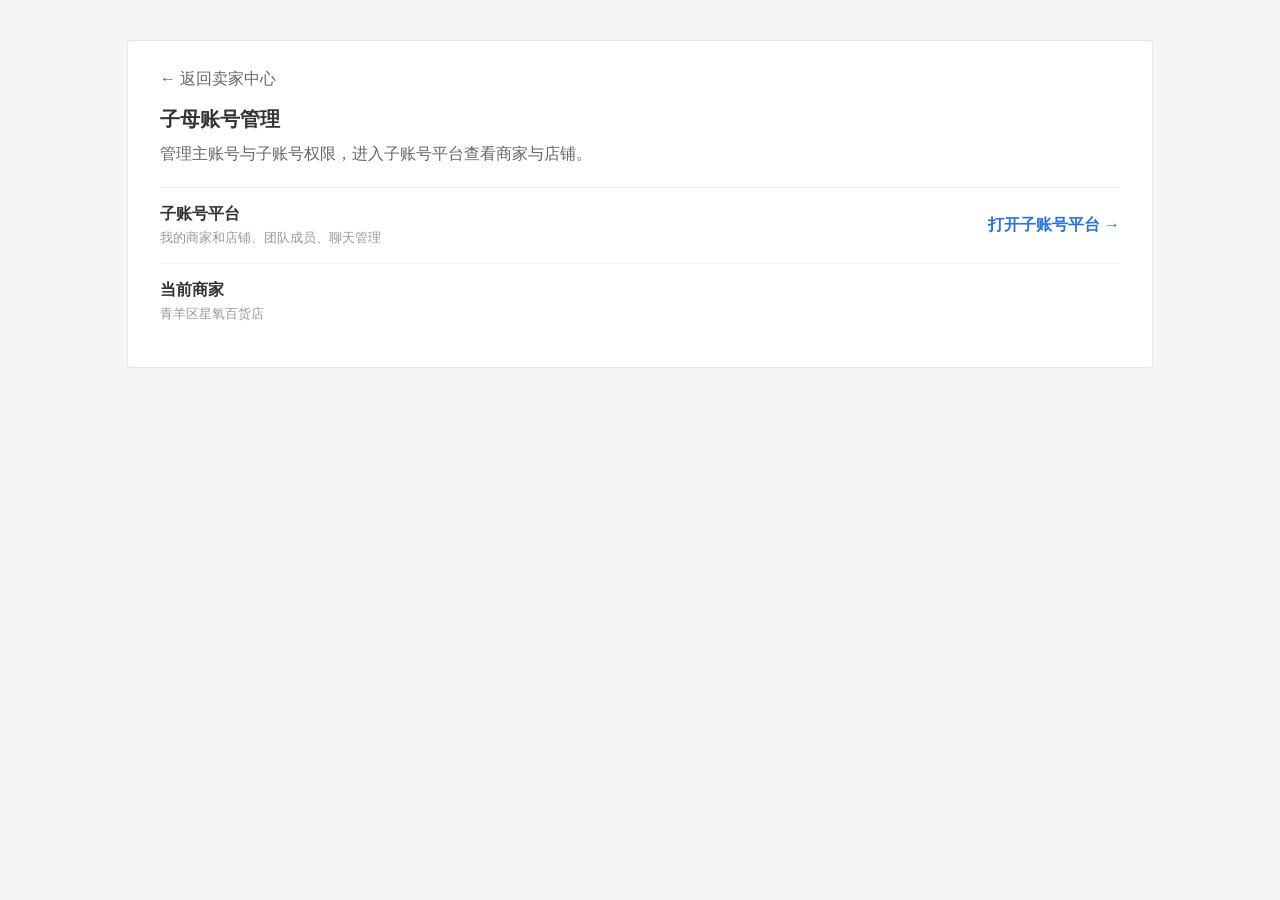
<file: cf-pages/settings/subaccount.html>
<!DOCTYPE html>
<html lang="zh-CN">
<head>
  <meta charset="UTF-8" />
  <meta name="viewport" content="width=device-width, initial-scale=1" />
  <title>子母账号管理 | Shopee卖家中心</title>
  <link rel="icon" href="https://deo.shopeesz.com/shopee/shopee-seller-live-sg/mmf_portal_seller_root_dir/shopee/favicon.ico" />
  <style>
    body {
      margin: 0;
      font-family: "Helvetica Neue", Helvetica, "PingFang SC", "Microsoft YaHei", Arial, sans-serif;
      background: #f5f5f5;
      color: #333;
    }
    .wrap {
      max-width: 960px;
      margin: 40px auto;
      background: #fff;
      border: 1px solid #e5e5e5;
      border-radius: 4px;
      padding: 28px 32px;
    }
    h1 { font-size: 20px; margin: 0 0 8px; }
    p { color: #666; margin: 0 0 20px; line-height: 1.6; }
    .row {
      display: flex;
      align-items: center;
      justify-content: space-between;
      padding: 16px 0;
      border-top: 1px solid #f0f0f0;
    }
    .label { font-weight: 600; }
    .desc { color: #999; font-size: 13px; margin-top: 4px; }
    .link {
      color: #2673dd;
      text-decoration: none;
      font-weight: 600;
    }
    .link:hover { text-decoration: underline; }
    .back {
      display: inline-block;
      margin-bottom: 16px;
      color: #666;
      text-decoration: none;
    }
  </style>
</head>
<body>
  <div class="wrap">
    <a class="back" href="../home.html">← 返回卖家中心</a>
    <h1>子母账号管理</h1>
    <p>管理主账号与子账号权限，进入子账号平台查看商家与店铺。</p>
    <div class="row">
      <div>
        <div class="label">子账号平台</div>
        <div class="desc">我的商家和店铺、团队成员、聊天管理</div>
      </div>
      <a class="link" href="../subaccount/merchant-shop.html">打开子账号平台 →</a>
    </div>
    <div class="row">
      <div>
        <div class="label">当前商家</div>
        <div class="desc">青羊区星氧百货店</div>
      </div>
    </div>
  </div>
</body>
</html>
</file>
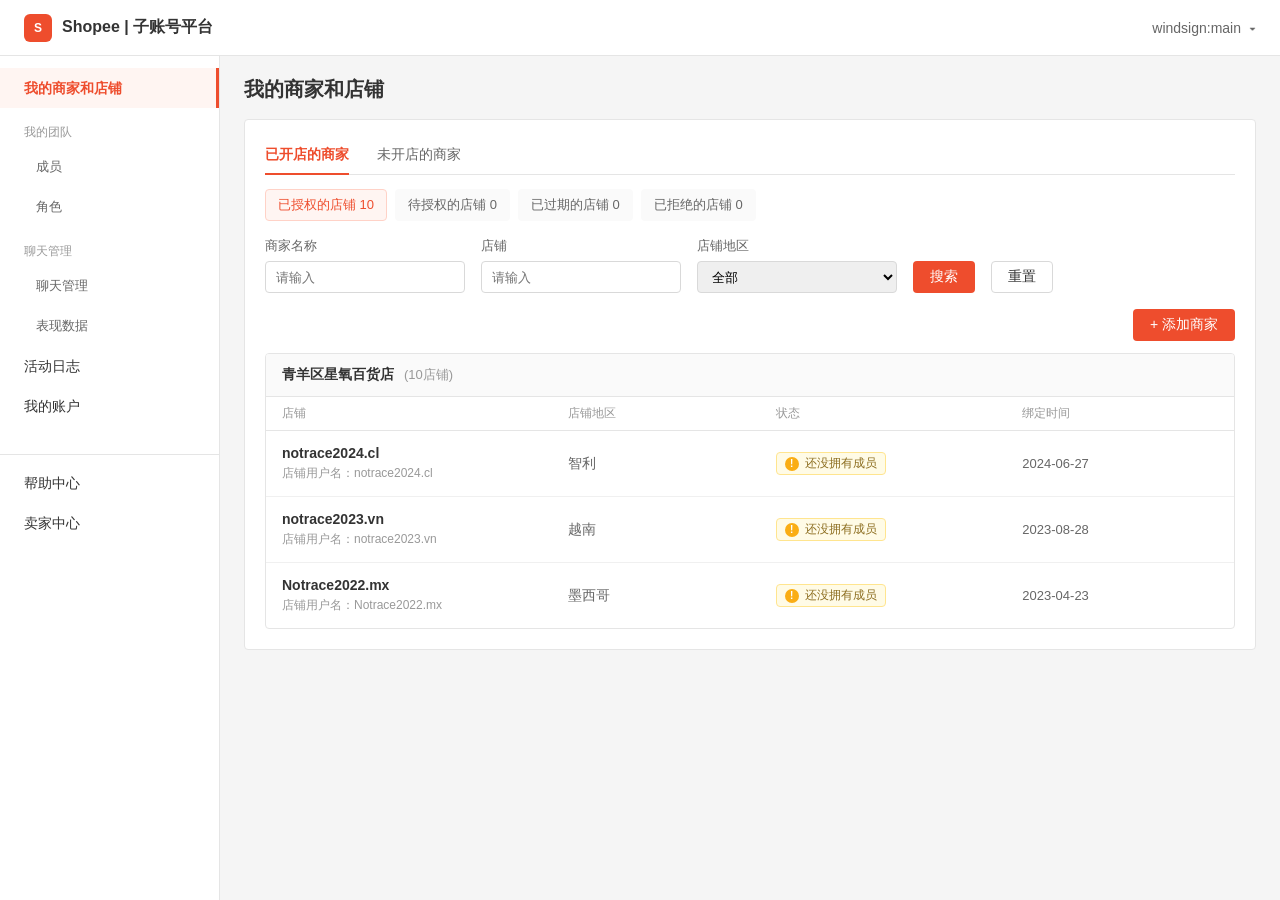
<file: cf-pages/subaccount/merchant-shop.html>
<!DOCTYPE html>
<html lang="zh-CN">
<head>
  <meta charset="UTF-8" />
  <meta name="viewport" content="width=device-width, initial-scale=1" />
  <title>Shopee | 子账号平台</title>
  <link rel="icon" href="https://deo.shopeesz.com/shopee/shopee-seller-live-sg/mmf_portal_seller_root_dir/shopee/favicon.ico" />
  <style>
    :root {
      --orange: #ee4d2d;
      --orange-hover: #d73211;
      --bg: #f5f5f5;
      --line: #e5e5e5;
      --text: #333;
      --muted: #999;
      --sidebar: #fff;
      --blue: #2673dd;
      --warn: #faad14;
    }
    * { box-sizing: border-box; }
    body {
      margin: 0;
      font-family: "Helvetica Neue", Helvetica, "PingFang SC", "Microsoft YaHei", Arial, sans-serif;
      color: var(--text);
      background: var(--bg);
      font-size: 14px;
    }
    a { color: inherit; text-decoration: none; }
    .topbar {
      height: 56px;
      background: #fff;
      border-bottom: 1px solid var(--line);
      display: flex;
      align-items: center;
      justify-content: space-between;
      padding: 0 24px;
      position: sticky;
      top: 0;
      z-index: 20;
    }
    .brand {
      display: flex;
      align-items: center;
      gap: 10px;
      font-weight: 600;
      font-size: 16px;
    }
    .brand-logo {
      width: 28px;
      height: 28px;
      border-radius: 6px;
      background: var(--orange);
      color: #fff;
      display: grid;
      place-items: center;
      font-size: 12px;
      font-weight: 700;
    }
    .account {
      display: flex;
      align-items: center;
      gap: 8px;
      color: #666;
      cursor: default;
    }
    .layout {
      display: flex;
      min-height: calc(100vh - 56px);
    }
    .sidebar {
      width: 220px;
      background: var(--sidebar);
      border-right: 1px solid var(--line);
      padding: 12px 0 24px;
      flex-shrink: 0;
    }
    .nav-item, .nav-sub {
      display: block;
      padding: 10px 24px;
      color: #333;
      line-height: 20px;
    }
    .nav-item.active {
      color: var(--orange);
      background: #fff5f2;
      border-right: 3px solid var(--orange);
      font-weight: 600;
    }
    .nav-group-title {
      padding: 16px 24px 6px;
      color: var(--muted);
      font-size: 12px;
    }
    .nav-sub {
      padding-left: 36px;
      color: #666;
      font-size: 13px;
    }
    .nav-footer {
      margin-top: 28px;
      border-top: 1px solid var(--line);
      padding-top: 8px;
    }
    .main {
      flex: 1;
      padding: 20px 24px 40px;
      min-width: 0;
    }
    .page-title {
      font-size: 20px;
      font-weight: 600;
      margin: 0 0 16px;
    }
    .card {
      background: #fff;
      border-radius: 4px;
      border: 1px solid var(--line);
      padding: 16px 20px 20px;
    }
    .tabs {
      display: flex;
      gap: 28px;
      border-bottom: 1px solid var(--line);
      margin-bottom: 14px;
    }
    .tab {
      padding: 10px 0;
      color: #666;
      cursor: default;
      position: relative;
    }
    .tab.active {
      color: var(--orange);
      font-weight: 600;
    }
    .tab.active::after {
      content: "";
      position: absolute;
      left: 0;
      right: 0;
      bottom: -1px;
      height: 2px;
      background: var(--orange);
    }
    .status-tabs {
      display: flex;
      gap: 8px;
      margin-bottom: 16px;
      flex-wrap: wrap;
    }
    .status-tab {
      padding: 6px 12px;
      border-radius: 4px;
      background: #fafafa;
      border: 1px solid transparent;
      color: #666;
      font-size: 13px;
    }
    .status-tab.active {
      color: var(--orange);
      background: #fff5f2;
      border-color: #ffd2c7;
    }
    .filters {
      display: flex;
      flex-wrap: wrap;
      gap: 12px 16px;
      align-items: end;
      margin-bottom: 16px;
    }
    .field label {
      display: block;
      margin-bottom: 6px;
      color: #666;
      font-size: 13px;
    }
    .field input, .field select {
      height: 32px;
      width: 200px;
      border: 1px solid #d9d9d9;
      border-radius: 4px;
      padding: 0 10px;
      outline: none;
    }
    .field input:focus, .field select:focus {
      border-color: var(--orange);
    }
    .btn {
      height: 32px;
      padding: 0 16px;
      border-radius: 4px;
      border: 1px solid transparent;
      cursor: pointer;
      font-size: 14px;
    }
    .btn-primary {
      background: var(--orange);
      color: #fff;
    }
    .btn-primary:hover { background: var(--orange-hover); }
    .btn-ghost {
      background: #fff;
      border-color: #d9d9d9;
      color: #333;
    }
    .toolbar {
      display: flex;
      justify-content: space-between;
      align-items: center;
      margin-bottom: 12px;
    }
    .merchant {
      border: 1px solid var(--line);
      border-radius: 4px;
      overflow: hidden;
    }
    .merchant-head {
      display: flex;
      align-items: center;
      gap: 10px;
      padding: 12px 16px;
      background: #fafafa;
      border-bottom: 1px solid var(--line);
      font-weight: 600;
    }
    .merchant-head .count {
      color: var(--muted);
      font-weight: 400;
      font-size: 13px;
    }
    .shop-row {
      display: grid;
      grid-template-columns: 1.4fr 1fr 1.2fr 1fr;
      gap: 12px;
      padding: 14px 16px;
      border-bottom: 1px solid #f0f0f0;
      align-items: center;
    }
    .shop-row:last-child { border-bottom: none; }
    .shop-name {
      font-weight: 600;
    }
    .shop-user {
      color: var(--muted);
      font-size: 12px;
      margin-top: 4px;
    }
    .region {
      color: #666;
    }
    .warn {
      display: inline-flex;
      align-items: center;
      gap: 6px;
      color: #8c6d1f;
      background: #fffbe6;
      border: 1px solid #ffe58f;
      border-radius: 4px;
      padding: 2px 8px;
      font-size: 12px;
    }
    .warn::before {
      content: "!";
      width: 14px;
      height: 14px;
      border-radius: 50%;
      background: var(--warn);
      color: #fff;
      display: inline-grid;
      place-items: center;
      font-size: 10px;
      font-weight: 700;
    }
    .date { color: #666; font-size: 13px; }
    .col-head {
      display: grid;
      grid-template-columns: 1.4fr 1fr 1.2fr 1fr;
      gap: 12px;
      padding: 8px 16px;
      color: var(--muted);
      font-size: 12px;
      background: #fff;
      border-bottom: 1px solid var(--line);
    }
    @media (max-width: 900px) {
      .sidebar { display: none; }
      .shop-row, .col-head { grid-template-columns: 1fr; }
      .field input, .field select { width: 100%; }
    }
  </style>
</head>
<body>
  <header class="topbar">
    <div class="brand">
      <div class="brand-logo">S</div>
      <span>Shopee | 子账号平台</span>
    </div>
    <div class="account">windsign:main <span aria-hidden="true">▾</span></div>
  </header>

  <div class="layout">
    <aside class="sidebar">
      <a class="nav-item active" href="./merchant-shop.html">我的商家和店铺</a>
      <div class="nav-group-title">我的团队</div>
      <a class="nav-sub" href="https://subaccount.shopee.com/members" target="_blank" rel="noopener">成员</a>
      <a class="nav-sub" href="https://subaccount.shopee.com/roles" target="_blank" rel="noopener">角色</a>
      <div class="nav-group-title">聊天管理</div>
      <a class="nav-sub" href="https://subaccount.shopee.com/chat-management" target="_blank" rel="noopener">聊天管理</a>
      <a class="nav-sub" href="https://subaccount.shopee.com/customer-service-performance" target="_blank" rel="noopener">表现数据</a>
      <a class="nav-item" href="https://subaccount.shopee.com/operation" target="_blank" rel="noopener">活动日志</a>
      <a class="nav-item" href="https://subaccount.shopee.com/account" target="_blank" rel="noopener">我的账户</a>
      <div class="nav-footer">
        <a class="nav-item" href="https://subaccount.shopee.com/help" target="_blank" rel="noopener">帮助中心</a>
        <a class="nav-item" href="../home.html">卖家中心</a>
      </div>
    </aside>

    <main class="main">
      <h1 class="page-title">我的商家和店铺</h1>
      <section class="card">
        <div class="tabs">
          <div class="tab active">已开店的商家</div>
          <div class="tab">未开店的商家</div>
        </div>

        <div class="status-tabs">
          <div class="status-tab active">已授权的店铺 10</div>
          <div class="status-tab">待授权的店铺 0</div>
          <div class="status-tab">已过期的店铺 0</div>
          <div class="status-tab">已拒绝的店铺 0</div>
        </div>

        <div class="filters">
          <div class="field">
            <label>商家名称</label>
            <input placeholder="请输入" />
          </div>
          <div class="field">
            <label>店铺</label>
            <input placeholder="请输入" />
          </div>
          <div class="field">
            <label>店铺地区</label>
            <select>
              <option>全部</option>
              <option>智利</option>
              <option>越南</option>
              <option>墨西哥</option>
            </select>
          </div>
          <button class="btn btn-primary" type="button">搜索</button>
          <button class="btn btn-ghost" type="button">重置</button>
        </div>

        <div class="toolbar">
          <div></div>
          <button class="btn btn-primary" type="button">+ 添加商家</button>
        </div>

        <div class="merchant">
          <div class="merchant-head">
            <span>青羊区星氧百货店</span>
            <span class="count">(10店铺)</span>
          </div>
          <div class="col-head">
            <div>店铺</div>
            <div>店铺地区</div>
            <div>状态</div>
            <div>绑定时间</div>
          </div>
          <div class="shop-row">
            <div>
              <div class="shop-name">notrace2024.cl</div>
              <div class="shop-user">店铺用户名：notrace2024.cl</div>
            </div>
            <div class="region">智利</div>
            <div><span class="warn">还没拥有成员</span></div>
            <div class="date">2024-06-27</div>
          </div>
          <div class="shop-row">
            <div>
              <div class="shop-name">notrace2023.vn</div>
              <div class="shop-user">店铺用户名：notrace2023.vn</div>
            </div>
            <div class="region">越南</div>
            <div><span class="warn">还没拥有成员</span></div>
            <div class="date">2023-08-28</div>
          </div>
          <div class="shop-row">
            <div>
              <div class="shop-name">Notrace2022.mx</div>
              <div class="shop-user">店铺用户名：Notrace2022.mx</div>
            </div>
            <div class="region">墨西哥</div>
            <div><span class="warn">还没拥有成员</span></div>
            <div class="date">2023-04-23</div>
          </div>
        </div>
      </section>
    </main>
  </div>
</body>
</html>
</file>
